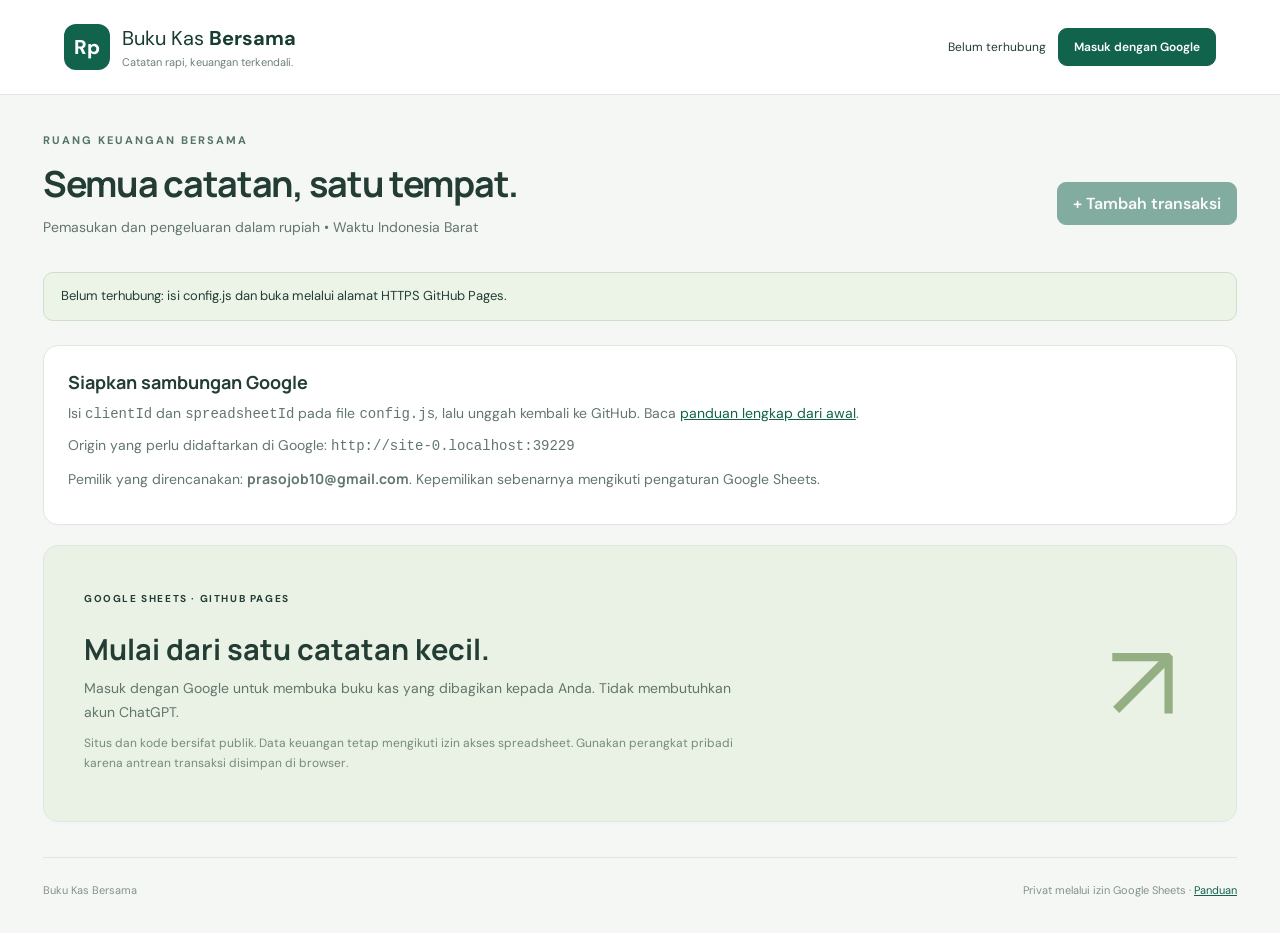
<file: index.html>
<!doctype html>
<html lang="id"><head><meta charset="utf-8"><meta name="viewport" content="width=device-width,initial-scale=1"><meta name="theme-color" content="#12634c"><meta name="referrer" content="strict-origin-when-cross-origin"><title>Buku Kas Bersama</title><link rel="stylesheet" href="style.css"><script src="config.js" defer></script><script src="core.js" defer></script><script src="sheets.js" defer></script><script src="app.js" defer></script><script src="https://accounts.google.com/gsi/client" async defer></script></head>
<body><header><a class="brand" href="./"><span class="logo">Rp</span><span>Buku Kas <b>Bersama</b><small>Catatan rapi, keuangan terkendali.</small></span></a><div class="header-actions"><span id="account">Belum terhubung</span><button id="login" class="primary">Masuk dengan Google</button><button id="logout" hidden>Keluar</button></div></header>
<main><div class="eyebrow">RUANG KEUANGAN BERSAMA</div><div class="heading"><div><h1>Semua catatan, satu tempat.</h1><p>Pemasukan dan pengeluaran dalam rupiah • Waktu Indonesia Barat</p></div><button id="add" class="primary" disabled>+ Tambah transaksi</button></div>
<div id="status" class="notice" role="status" aria-live="polite">Memeriksa pengaturan…</div>
<section id="setup" class="panel" hidden><h2>Siapkan sambungan Google</h2><p>Isi <code>clientId</code> dan <code>spreadsheetId</code> pada file <code>config.js</code>, lalu unggah kembali ke GitHub. Baca <a href="PANDUAN.html">panduan lengkap dari awal</a>.</p><p>Origin yang perlu didaftarkan di Google: <code id="origin"></code></p><p>Pemilik yang direncanakan: <strong id="owner"></strong>. Kepemilikan sebenarnya mengikuti pengaturan Google Sheets.</p></section>
<section id="welcome" class="panel welcome"><div><span class="tag">GOOGLE SHEETS · GITHUB PAGES</span><h2>Mulai dari satu catatan kecil.</h2><p>Masuk dengan Google untuk membuka buku kas yang dibagikan kepada Anda. Tidak membutuhkan akun ChatGPT.</p><p class="muted">Situs dan kode bersifat publik. Data keuangan tetap mengikuti izin akses spreadsheet. Gunakan perangkat pribadi karena antrean transaksi disimpan di browser.</p></div><div class="welcome-icon" aria-hidden="true">↗</div></section>
<section id="workspace" hidden>
<button id="upgrade" class="primary" hidden>Perbarui struktur spreadsheet</button><div class="period-bar"><p id="periodLabel"></p><button id="resetWeb" class="danger" hidden>Reset web ke Rp0</button></div>
<div class="toolbar"><label>Bulan laporan<input id="month" type="month"></label><div class="buttons"><button id="refresh">↻ Perbarui & kirim antrean</button><a id="sheet" class="button" target="_blank" rel="noopener">Buka spreadsheet ↗</a><button id="export">Unduh CSV</button></div></div>
<div class="stats"><article class="balance"><span>Saldo akhir bulan</span><strong id="balance">Rp0</strong><small id="opening">Saldo awal Rp0</small></article><article><span>↗ Pemasukan bulan ini</span><strong id="income" class="green">Rp0</strong><small>Total semua kategori</small></article><article><span>↘ Pengeluaran bulan ini</span><strong id="expense" class="red">Rp0</strong><small>Total semua kategori</small></article></div>
<section id="queuePanel" class="panel" hidden><h2>Menunggu pengiriman <span id="queueCount"></span></h2><p>Antrean ini hanya berada di browser dan akun ini. Jangan hapus data browser sebelum terkirim. Jumlah di atas hanya menghitung transaksi yang diterima spreadsheet.</p><div id="queue"></div></section>
<section class="panel"><div class="section-head"><div><h2>Riwayat transaksi</h2><p id="count">Belum ada transaksi</p></div><div class="filters"><label class="sr-only" for="search">Cari transaksi</label><input id="search" type="search" placeholder="Cari kategori atau catatan…"><label class="sr-only" for="typeFilter">Jenis transaksi</label><select id="typeFilter"><option value="all">Semua jenis</option><option value="income">Pemasukan</option><option value="expense">Pengeluaran</option></select></div></div><div class="table-wrap"><table><thead><tr><th>Tanggal</th><th>Transaksi</th><th>Pencatat</th><th class="number">Nominal</th><th>Aksi</th></tr></thead><tbody id="rows"></tbody></table></div><div id="empty" class="empty" hidden>Belum ada transaksi periode aktif untuk filter ini.<br>Tambahkan pemasukan atau pengeluaran pertama Anda.</div></section>
<details class="panel"><summary>Tentang akses, penyimpanan, dan anggota</summary><p>Untuk menambah anggota: buka spreadsheet → Bagikan → masukkan Gmail anggota → pilih Editor. Selama aplikasi berstatus Testing, tambahkan Gmail yang sama di Google Auth Platform → Audience → Test users.</p><p>Aplikasi memakai izin Google Sheets untuk membaca dan menulis spreadsheet yang dikonfigurasi. Izin OAuth Sheets mencakup spreadsheet yang dapat diakses akun Anda; aplikasi ini hanya mengirim permintaan ke ID dalam config.js. Token akses hanya disimpan di memori selama halaman terbuka.</p><p>Tab “Buku Kas” berisi transaksi yang belum dihapus, termasuk periode lama yang diarsipkan setelah reset. Hapus lewat web juga menghapus baris transaksi dari tabel ini setelah sinkronisasi berhasil. Reset web hanya memulai periode baru untuk semua anggota; arsip di spreadsheet tetap ada. Riwayat teknis dan cadangan berada pada tab tersembunyi terpisah. Jangan mengedit tabel/riwayat secara manual; gunakan web untuk perubahan. Cache dan antrean disimpan pada perangkat ini per akun dan spreadsheet.</p><button id="clearLocal">Hapus salinan lokal akun ini</button> <a href="PANDUAN.html" target="_blank" rel="noopener">Panduan lengkap</a></details>
</section>
<footer><span>Buku Kas Bersama</span><span>Privat melalui izin Google Sheets · <a href="PANDUAN.html">Panduan</a></span></footer></main>
<dialog id="editor"><form id="form"><div class="section-head"><h2 id="formTitle">Tambah transaksi</h2><button type="button" id="close" aria-label="Tutup">✕</button></div><input id="editId" type="hidden"><input id="editVersion" type="hidden"><input id="editPeriod" type="hidden"><div class="form-grid"><label>Tanggal<input id="date" type="date" required></label><label>Jenis<select id="type"><option value="expense">Pengeluaran</option><option value="income">Pemasukan</option></select></label></div><label>Nominal rupiah<input id="amount" type="number" min="1" max="1000000000000" step="1" inputmode="numeric" placeholder="Contoh: 25000" required></label><label>Kategori<input id="category" list="categories" maxlength="60" required placeholder="Contoh: Makanan"><datalist id="categories"><option value="Gaji"><option value="Penjualan"><option value="Freelance"><option value="Makanan"><option value="Belanja"><option value="Transportasi"><option value="Tagihan"><option value="Kesehatan"><option value="Pendidikan"><option value="Operasional"><option value="Lainnya"></datalist></label><label>Catatan<textarea id="note" maxlength="300" rows="3" placeholder="Keterangan transaksi (opsional)"></textarea></label><p id="formError" class="red" role="alert"></p><button type="submit" class="primary wide">Simpan transaksi</button><p class="muted">Jika belum terkirim, transaksi masuk antrean lokal. Setelah koneksi pulih, tekan Perbarui & kirim antrean.</p></form></dialog>
</body></html>
</file>
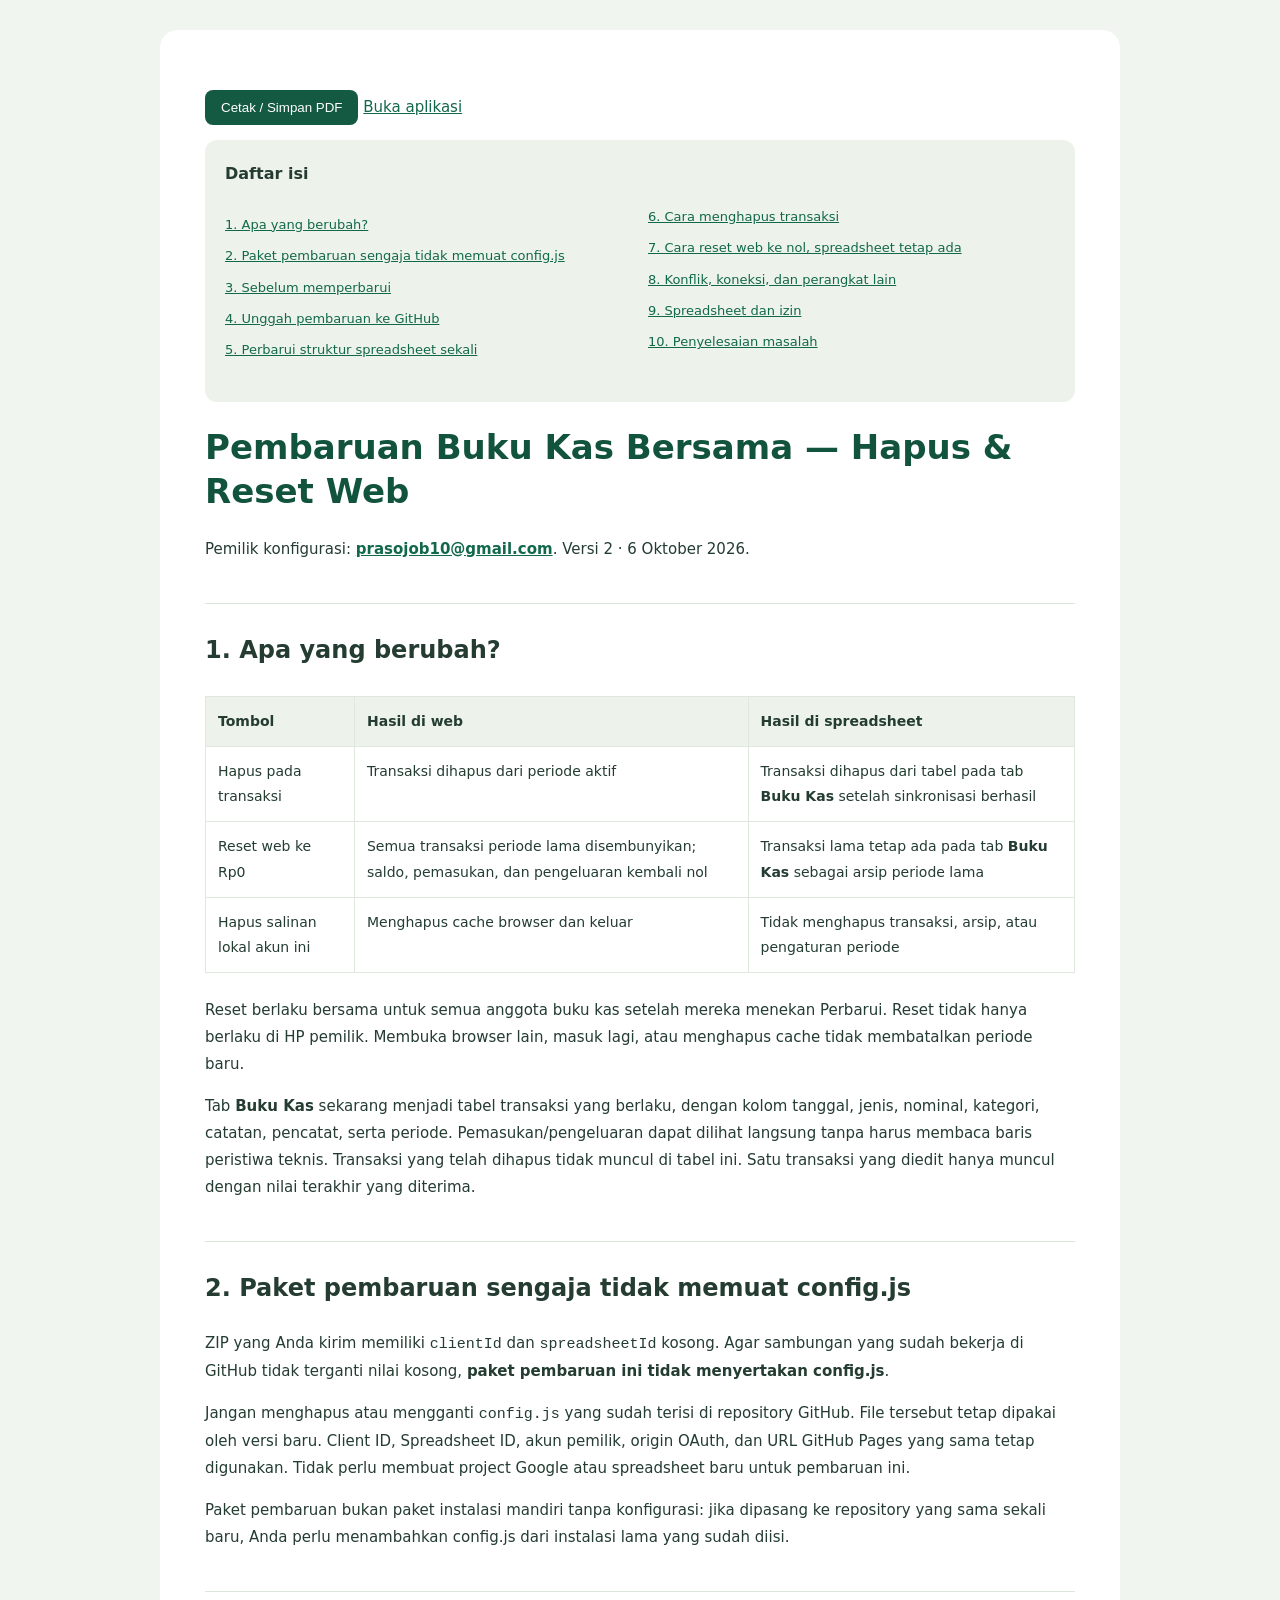
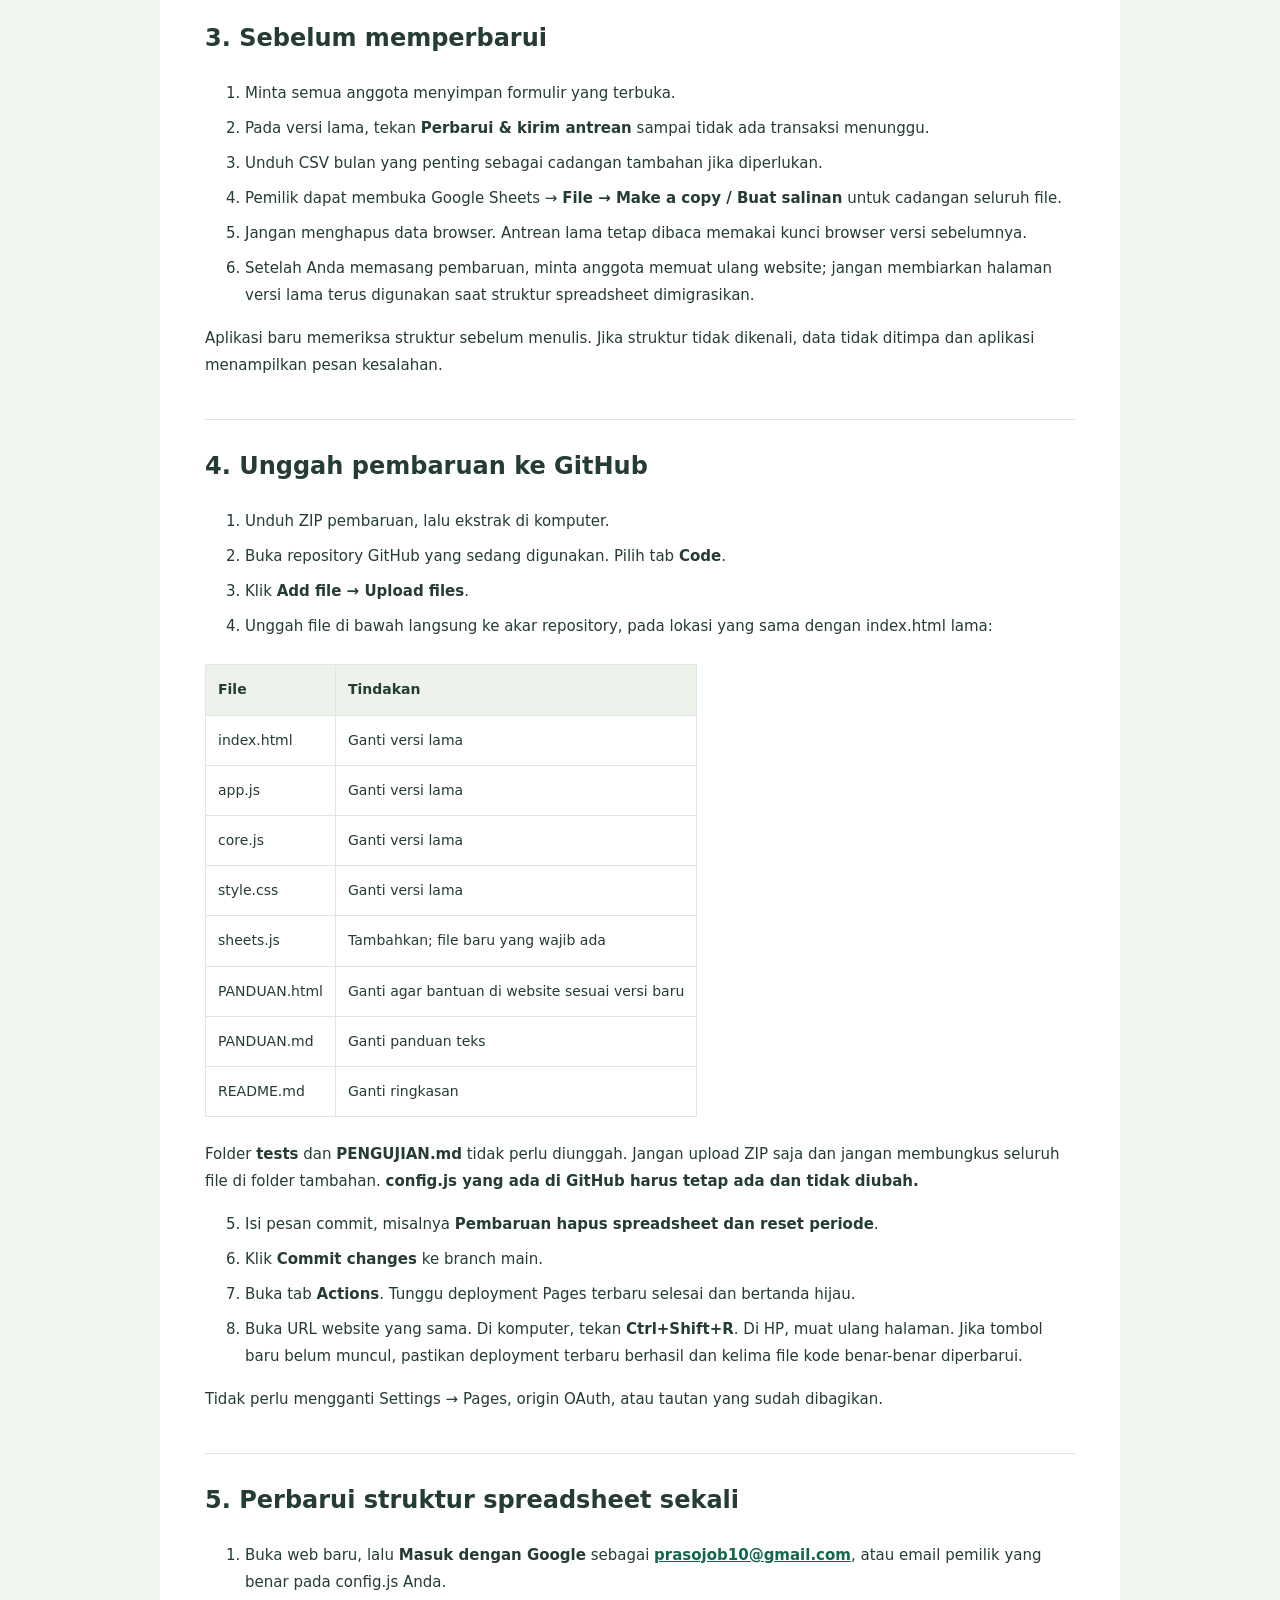
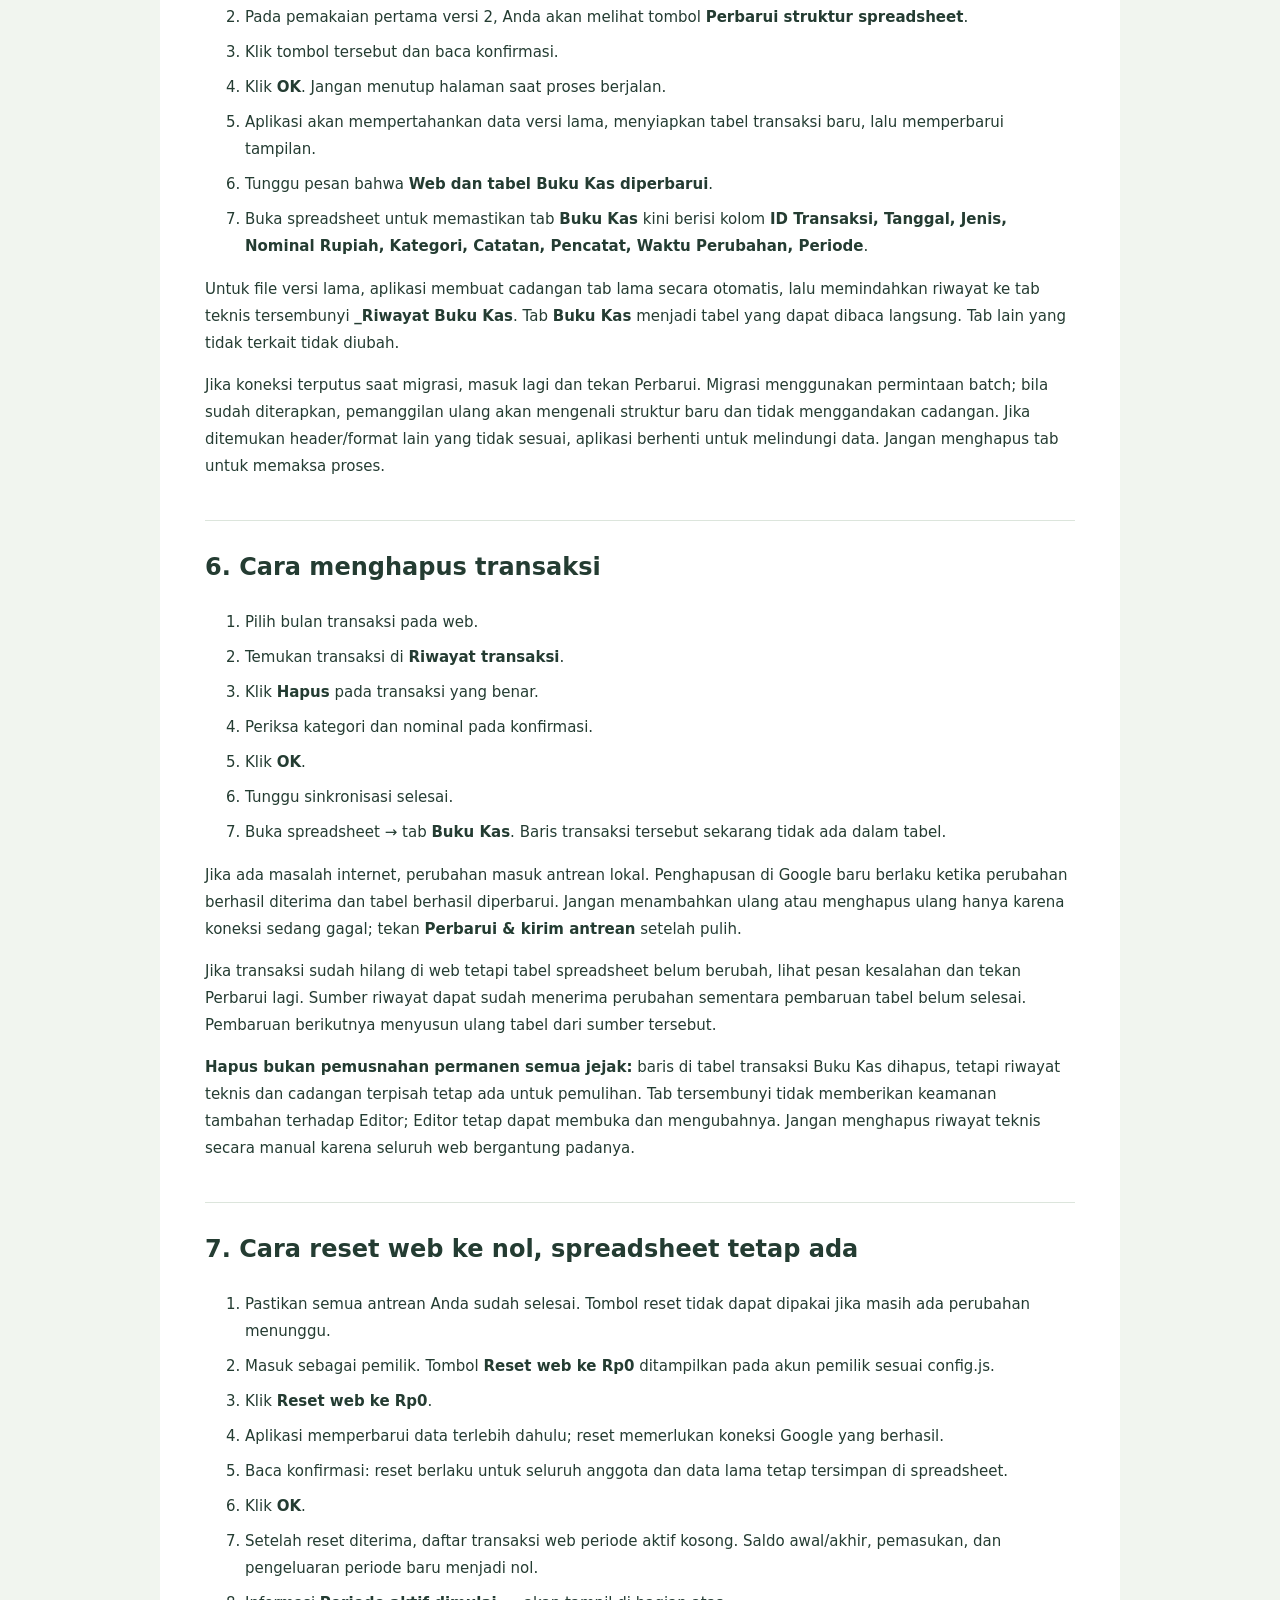
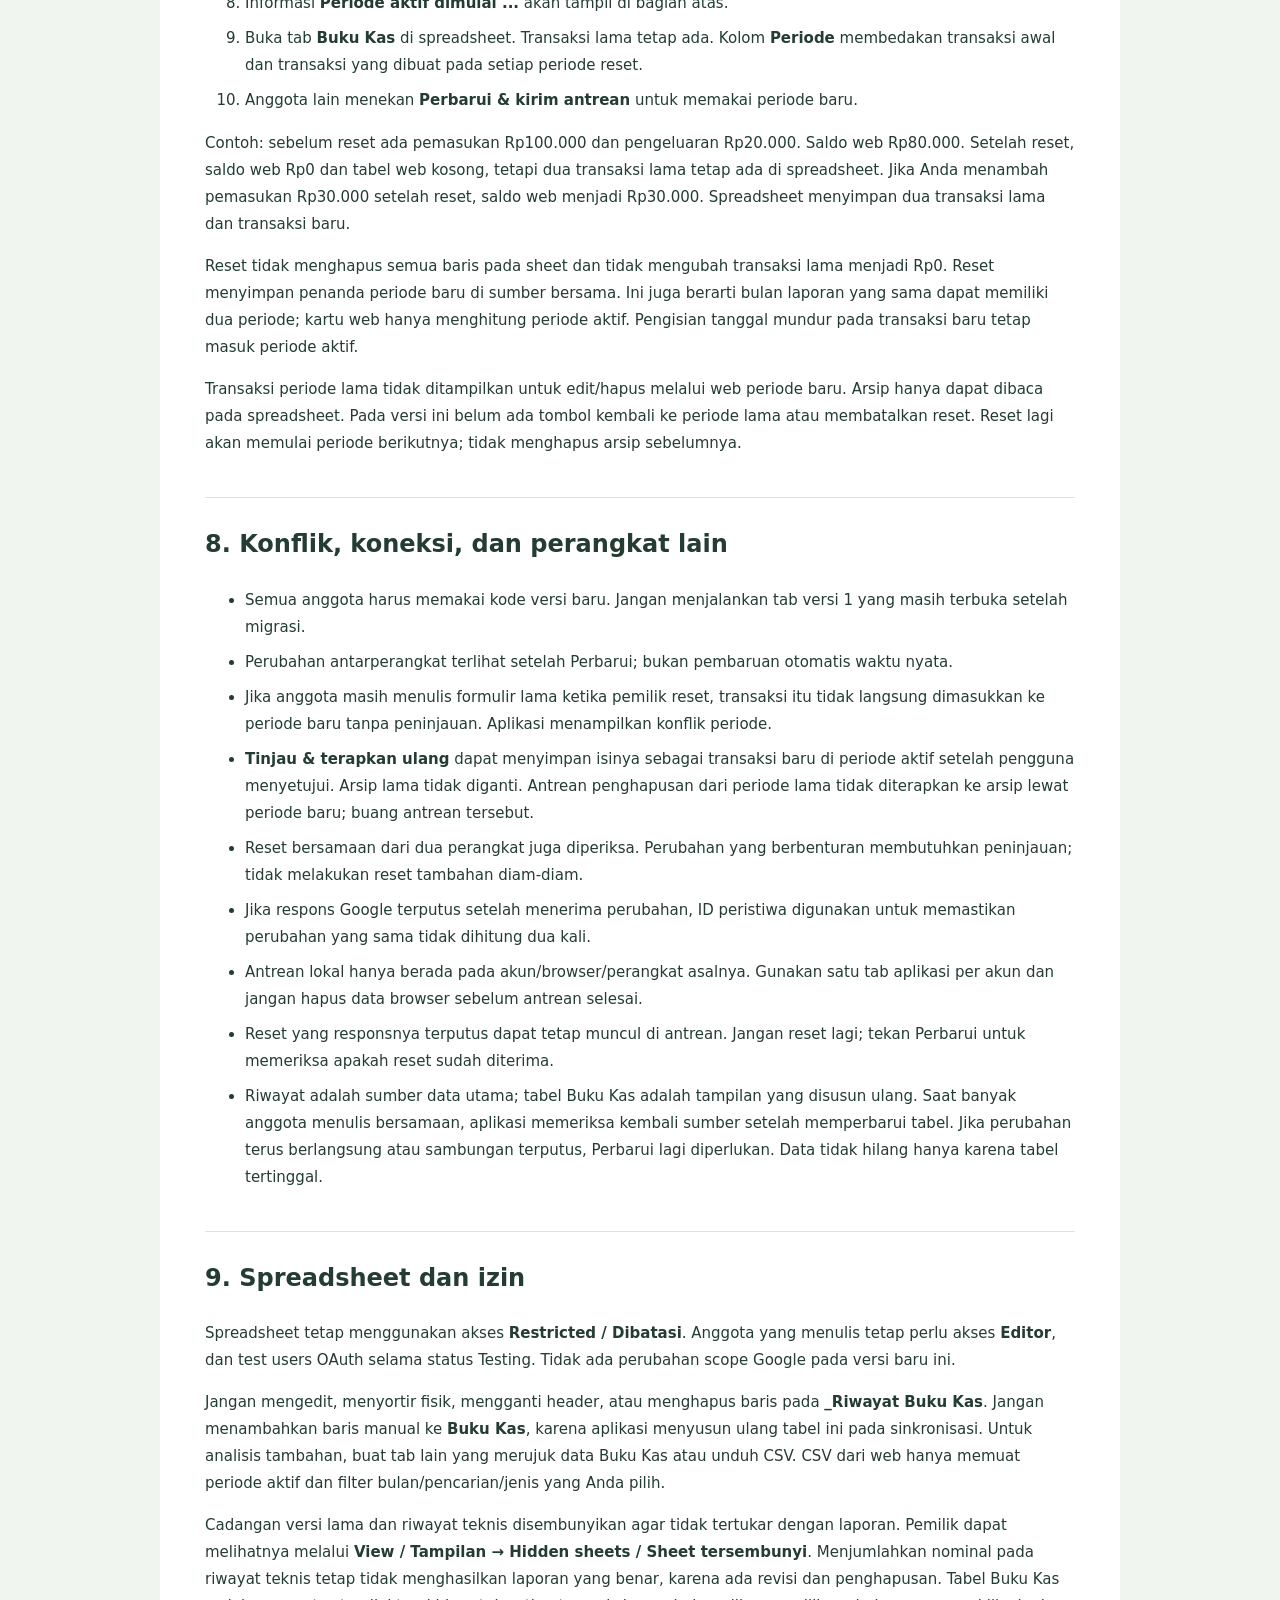
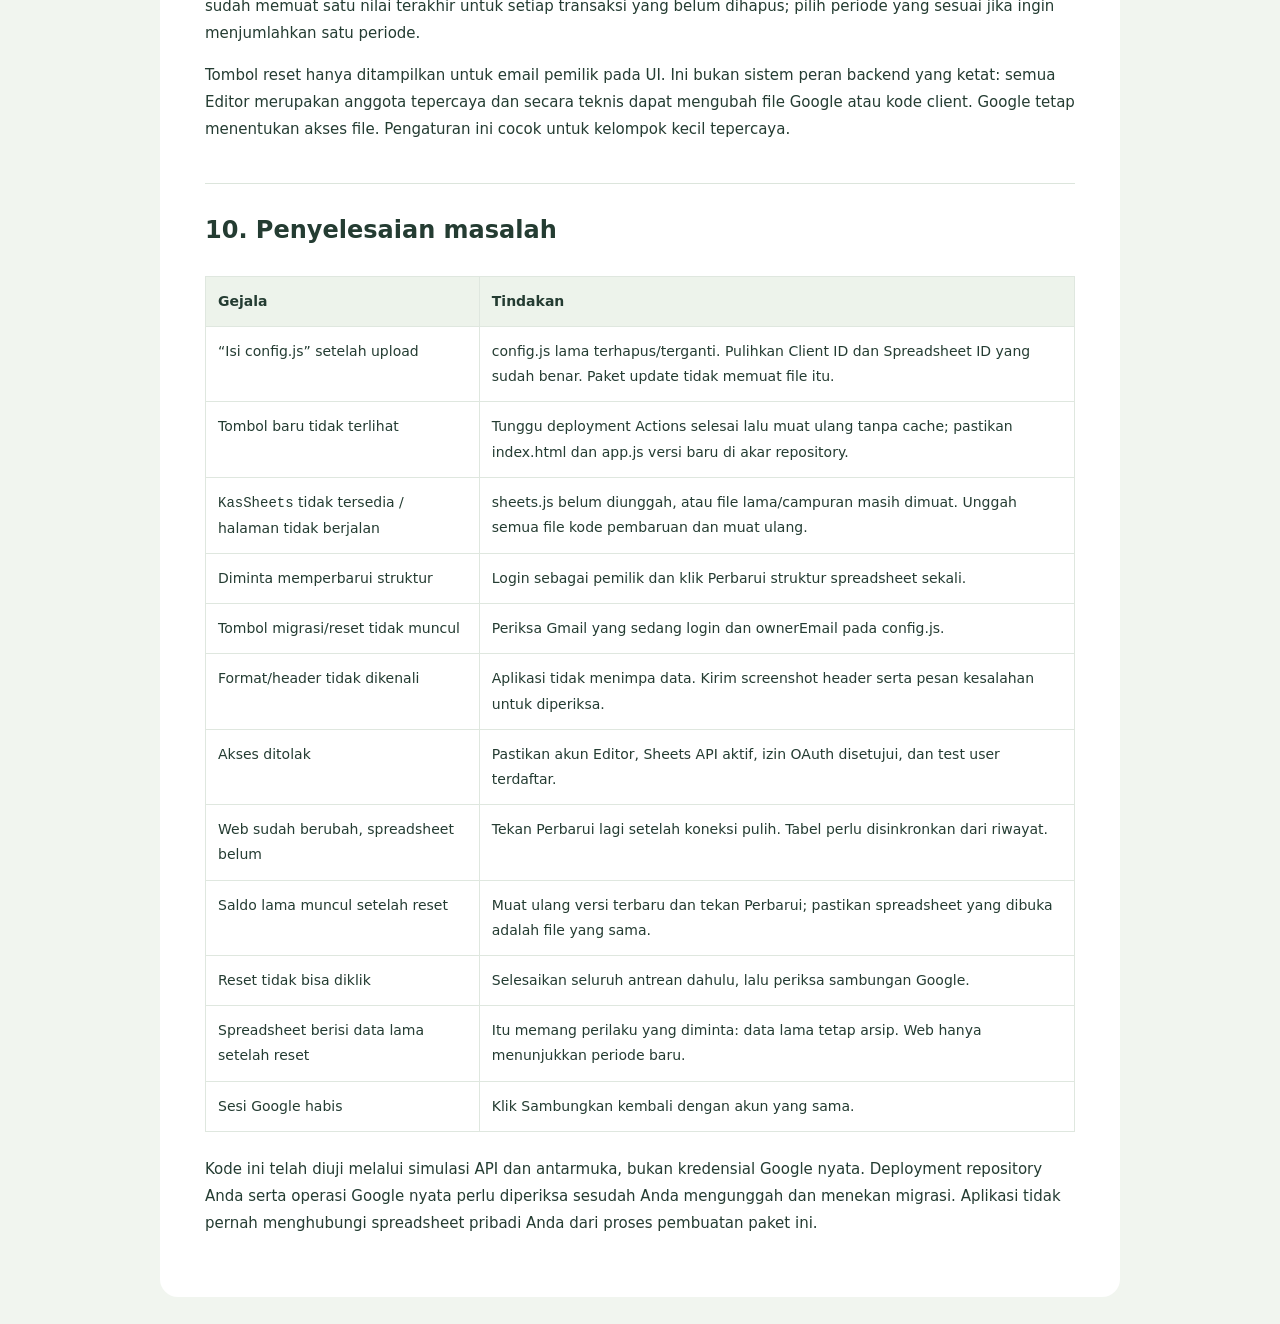
<file: PANDUAN.html>
<!doctype html><html lang="id"><head><meta charset="utf-8"><meta name="viewport" content="width=device-width,initial-scale=1"><title>Panduan Pembaruan Buku Kas v2</title><style>*{box-sizing:border-box}body{font-family:system-ui,sans-serif;background:#f1f5ef;color:#243c32;margin:0;line-height:1.8}main{max-width:960px;margin:30px auto;background:white;padding:45px;border-radius:18px}h1{font-size:34px;line-height:1.3;color:#12533d}h2{font-size:24px;border-top:1px solid #dce5dc;margin-top:40px;padding-top:25px}a{color:#12684b}p,li{font-size:15px}li{margin:8px 0}pre{padding:18px;background:#edf3ec;white-space:pre-wrap;border-radius:10px;font-size:13px}code{overflow-wrap:anywhere}table{display:block;overflow:auto;border-collapse:collapse;width:100%;margin:24px 0;font-size:14px}td,th{padding:12px;border:1px solid #dfe7df;vertical-align:top;text-align:left}th,nav{background:#edf3eb}nav{padding:20px;border-radius:12px}nav ol{columns:2;list-style:none;padding:0}nav li{font-size:13px;break-inside:avoid}button{padding:10px 16px;color:white;background:#145a42;border:0;border-radius:8px;cursor:pointer}@media(max-width:700px){main{margin:0;padding:24px;border-radius:0}h1{font-size:28px}nav ol{columns:1}}@media print{body{background:white}main{margin:0;max-width:none;padding:0}button,nav{display:none}h2{break-after:avoid}}</style></head><body><main><p><button onclick="window.print()">Cetak / Simpan PDF</button> <a href="index.html">Buka aplikasi</a></p><nav><strong>Daftar isi</strong><ol><li><a href="#bagian-1">1. Apa yang berubah?</a></li><li><a href="#bagian-2">2. Paket pembaruan sengaja tidak memuat config.js</a></li><li><a href="#bagian-3">3. Sebelum memperbarui</a></li><li><a href="#bagian-4">4. Unggah pembaruan ke GitHub</a></li><li><a href="#bagian-5">5. Perbarui struktur spreadsheet sekali</a></li><li><a href="#bagian-6">6. Cara menghapus transaksi</a></li><li><a href="#bagian-7">7. Cara reset web ke nol, spreadsheet tetap ada</a></li><li><a href="#bagian-8">8. Konflik, koneksi, dan perangkat lain</a></li><li><a href="#bagian-9">9. Spreadsheet dan izin</a></li><li><a href="#bagian-10">10. Penyelesaian masalah</a></li></ol></nav><h1>Pembaruan Buku Kas Bersama — Hapus &amp; Reset Web</h1>
<p>Pemilik konfigurasi: <strong><a href="mailto:prasojob10@gmail.com">prasojob10@gmail.com</a></strong>. Versi 2 · 6 Oktober 2026.</p>
<h2 id="bagian-1">1. Apa yang berubah?</h2>
<table>
<thead>
<tr>
<th>Tombol</th>
<th>Hasil di web</th>
<th>Hasil di spreadsheet</th>
</tr>
</thead>
<tbody><tr>
<td>Hapus pada transaksi</td>
<td>Transaksi dihapus dari periode aktif</td>
<td>Transaksi dihapus dari tabel pada tab <strong>Buku Kas</strong> setelah sinkronisasi berhasil</td>
</tr>
<tr>
<td>Reset web ke Rp0</td>
<td>Semua transaksi periode lama disembunyikan; saldo, pemasukan, dan pengeluaran kembali nol</td>
<td>Transaksi lama tetap ada pada tab <strong>Buku Kas</strong> sebagai arsip periode lama</td>
</tr>
<tr>
<td>Hapus salinan lokal akun ini</td>
<td>Menghapus cache browser dan keluar</td>
<td>Tidak menghapus transaksi, arsip, atau pengaturan periode</td>
</tr>
</tbody></table>
<p>Reset berlaku bersama untuk semua anggota buku kas setelah mereka menekan Perbarui. Reset tidak hanya berlaku di HP pemilik. Membuka browser lain, masuk lagi, atau menghapus cache tidak membatalkan periode baru.</p>
<p>Tab <strong>Buku Kas</strong> sekarang menjadi tabel transaksi yang berlaku, dengan kolom tanggal, jenis, nominal, kategori, catatan, pencatat, serta periode. Pemasukan/pengeluaran dapat dilihat langsung tanpa harus membaca baris peristiwa teknis. Transaksi yang telah dihapus tidak muncul di tabel ini. Satu transaksi yang diedit hanya muncul dengan nilai terakhir yang diterima.</p>
<h2 id="bagian-2">2. Paket pembaruan sengaja tidak memuat config.js</h2>
<p>ZIP yang Anda kirim memiliki <code>clientId</code> dan <code>spreadsheetId</code> kosong. Agar sambungan yang sudah bekerja di GitHub tidak terganti nilai kosong, <strong>paket pembaruan ini tidak menyertakan config.js</strong>.</p>
<p>Jangan menghapus atau mengganti <code>config.js</code> yang sudah terisi di repository GitHub. File tersebut tetap dipakai oleh versi baru. Client ID, Spreadsheet ID, akun pemilik, origin OAuth, dan URL GitHub Pages yang sama tetap digunakan. Tidak perlu membuat project Google atau spreadsheet baru untuk pembaruan ini.</p>
<p>Paket pembaruan bukan paket instalasi mandiri tanpa konfigurasi: jika dipasang ke repository yang sama sekali baru, Anda perlu menambahkan config.js dari instalasi lama yang sudah diisi.</p>
<h2 id="bagian-3">3. Sebelum memperbarui</h2>
<ol>
<li>Minta semua anggota menyimpan formulir yang terbuka.</li>
<li>Pada versi lama, tekan <strong>Perbarui &amp; kirim antrean</strong> sampai tidak ada transaksi menunggu.</li>
<li>Unduh CSV bulan yang penting sebagai cadangan tambahan jika diperlukan.</li>
<li>Pemilik dapat membuka Google Sheets → <strong>File → Make a copy / Buat salinan</strong> untuk cadangan seluruh file.</li>
<li>Jangan menghapus data browser. Antrean lama tetap dibaca memakai kunci browser versi sebelumnya.</li>
<li>Setelah Anda memasang pembaruan, minta anggota memuat ulang website; jangan membiarkan halaman versi lama terus digunakan saat struktur spreadsheet dimigrasikan.</li>
</ol>
<p>Aplikasi baru memeriksa struktur sebelum menulis. Jika struktur tidak dikenali, data tidak ditimpa dan aplikasi menampilkan pesan kesalahan.</p>
<h2 id="bagian-4">4. Unggah pembaruan ke GitHub</h2>
<ol>
<li>Unduh ZIP pembaruan, lalu ekstrak di komputer.</li>
<li>Buka repository GitHub yang sedang digunakan. Pilih tab <strong>Code</strong>.</li>
<li>Klik <strong>Add file → Upload files</strong>.</li>
<li>Unggah file di bawah langsung ke akar repository, pada lokasi yang sama dengan index.html lama:</li>
</ol>
<table>
<thead>
<tr>
<th>File</th>
<th>Tindakan</th>
</tr>
</thead>
<tbody><tr>
<td>index.html</td>
<td>Ganti versi lama</td>
</tr>
<tr>
<td>app.js</td>
<td>Ganti versi lama</td>
</tr>
<tr>
<td>core.js</td>
<td>Ganti versi lama</td>
</tr>
<tr>
<td>style.css</td>
<td>Ganti versi lama</td>
</tr>
<tr>
<td>sheets.js</td>
<td>Tambahkan; file baru yang wajib ada</td>
</tr>
<tr>
<td>PANDUAN.html</td>
<td>Ganti agar bantuan di website sesuai versi baru</td>
</tr>
<tr>
<td>PANDUAN.md</td>
<td>Ganti panduan teks</td>
</tr>
<tr>
<td>README.md</td>
<td>Ganti ringkasan</td>
</tr>
</tbody></table>
<p>Folder <strong>tests</strong> dan <strong>PENGUJIAN.md</strong> tidak perlu diunggah. Jangan upload ZIP saja dan jangan membungkus seluruh file di folder tambahan. <strong>config.js yang ada di GitHub harus tetap ada dan tidak diubah.</strong></p>
<ol start="5">
<li>Isi pesan commit, misalnya <strong>Pembaruan hapus spreadsheet dan reset periode</strong>.</li>
<li>Klik <strong>Commit changes</strong> ke branch main.</li>
<li>Buka tab <strong>Actions</strong>. Tunggu deployment Pages terbaru selesai dan bertanda hijau.</li>
<li>Buka URL website yang sama. Di komputer, tekan <strong>Ctrl+Shift+R</strong>. Di HP, muat ulang halaman. Jika tombol baru belum muncul, pastikan deployment terbaru berhasil dan kelima file kode benar-benar diperbarui.</li>
</ol>
<p>Tidak perlu mengganti Settings → Pages, origin OAuth, atau tautan yang sudah dibagikan.</p>
<h2 id="bagian-5">5. Perbarui struktur spreadsheet sekali</h2>
<ol>
<li>Buka web baru, lalu <strong>Masuk dengan Google</strong> sebagai <strong><a href="mailto:prasojob10@gmail.com">prasojob10@gmail.com</a></strong>, atau email pemilik yang benar pada config.js Anda.</li>
<li>Pada pemakaian pertama versi 2, Anda akan melihat tombol <strong>Perbarui struktur spreadsheet</strong>.</li>
<li>Klik tombol tersebut dan baca konfirmasi.</li>
<li>Klik <strong>OK</strong>. Jangan menutup halaman saat proses berjalan.</li>
<li>Aplikasi akan mempertahankan data versi lama, menyiapkan tabel transaksi baru, lalu memperbarui tampilan.</li>
<li>Tunggu pesan bahwa <strong>Web dan tabel Buku Kas diperbarui</strong>.</li>
<li>Buka spreadsheet untuk memastikan tab <strong>Buku Kas</strong> kini berisi kolom <strong>ID Transaksi, Tanggal, Jenis, Nominal Rupiah, Kategori, Catatan, Pencatat, Waktu Perubahan, Periode</strong>.</li>
</ol>
<p>Untuk file versi lama, aplikasi membuat cadangan tab lama secara otomatis, lalu memindahkan riwayat ke tab teknis tersembunyi <strong>_Riwayat Buku Kas</strong>. Tab <strong>Buku Kas</strong> menjadi tabel yang dapat dibaca langsung. Tab lain yang tidak terkait tidak diubah.</p>
<p>Jika koneksi terputus saat migrasi, masuk lagi dan tekan Perbarui. Migrasi menggunakan permintaan batch; bila sudah diterapkan, pemanggilan ulang akan mengenali struktur baru dan tidak menggandakan cadangan. Jika ditemukan header/format lain yang tidak sesuai, aplikasi berhenti untuk melindungi data. Jangan menghapus tab untuk memaksa proses.</p>
<h2 id="bagian-6">6. Cara menghapus transaksi</h2>
<ol>
<li>Pilih bulan transaksi pada web.</li>
<li>Temukan transaksi di <strong>Riwayat transaksi</strong>.</li>
<li>Klik <strong>Hapus</strong> pada transaksi yang benar.</li>
<li>Periksa kategori dan nominal pada konfirmasi.</li>
<li>Klik <strong>OK</strong>.</li>
<li>Tunggu sinkronisasi selesai.</li>
<li>Buka spreadsheet → tab <strong>Buku Kas</strong>. Baris transaksi tersebut sekarang tidak ada dalam tabel.</li>
</ol>
<p>Jika ada masalah internet, perubahan masuk antrean lokal. Penghapusan di Google baru berlaku ketika perubahan berhasil diterima dan tabel berhasil diperbarui. Jangan menambahkan ulang atau menghapus ulang hanya karena koneksi sedang gagal; tekan <strong>Perbarui &amp; kirim antrean</strong> setelah pulih.</p>
<p>Jika transaksi sudah hilang di web tetapi tabel spreadsheet belum berubah, lihat pesan kesalahan dan tekan Perbarui lagi. Sumber riwayat dapat sudah menerima perubahan sementara pembaruan tabel belum selesai. Pembaruan berikutnya menyusun ulang tabel dari sumber tersebut.</p>
<p><strong>Hapus bukan pemusnahan permanen semua jejak:</strong> baris di tabel transaksi Buku Kas dihapus, tetapi riwayat teknis dan cadangan terpisah tetap ada untuk pemulihan. Tab tersembunyi tidak memberikan keamanan tambahan terhadap Editor; Editor tetap dapat membuka dan mengubahnya. Jangan menghapus riwayat teknis secara manual karena seluruh web bergantung padanya.</p>
<h2 id="bagian-7">7. Cara reset web ke nol, spreadsheet tetap ada</h2>
<ol>
<li>Pastikan semua antrean Anda sudah selesai. Tombol reset tidak dapat dipakai jika masih ada perubahan menunggu.</li>
<li>Masuk sebagai pemilik. Tombol <strong>Reset web ke Rp0</strong> ditampilkan pada akun pemilik sesuai config.js.</li>
<li>Klik <strong>Reset web ke Rp0</strong>.</li>
<li>Aplikasi memperbarui data terlebih dahulu; reset memerlukan koneksi Google yang berhasil.</li>
<li>Baca konfirmasi: reset berlaku untuk seluruh anggota dan data lama tetap tersimpan di spreadsheet.</li>
<li>Klik <strong>OK</strong>.</li>
<li>Setelah reset diterima, daftar transaksi web periode aktif kosong. Saldo awal/akhir, pemasukan, dan pengeluaran periode baru menjadi nol.</li>
<li>Informasi <strong>Periode aktif dimulai ...</strong> akan tampil di bagian atas.</li>
<li>Buka tab <strong>Buku Kas</strong> di spreadsheet. Transaksi lama tetap ada. Kolom <strong>Periode</strong> membedakan transaksi awal dan transaksi yang dibuat pada setiap periode reset.</li>
<li>Anggota lain menekan <strong>Perbarui &amp; kirim antrean</strong> untuk memakai periode baru.</li>
</ol>
<p>Contoh: sebelum reset ada pemasukan Rp100.000 dan pengeluaran Rp20.000. Saldo web Rp80.000. Setelah reset, saldo web Rp0 dan tabel web kosong, tetapi dua transaksi lama tetap ada di spreadsheet. Jika Anda menambah pemasukan Rp30.000 setelah reset, saldo web menjadi Rp30.000. Spreadsheet menyimpan dua transaksi lama dan transaksi baru.</p>
<p>Reset tidak menghapus semua baris pada sheet dan tidak mengubah transaksi lama menjadi Rp0. Reset menyimpan penanda periode baru di sumber bersama. Ini juga berarti bulan laporan yang sama dapat memiliki dua periode; kartu web hanya menghitung periode aktif. Pengisian tanggal mundur pada transaksi baru tetap masuk periode aktif.</p>
<p>Transaksi periode lama tidak ditampilkan untuk edit/hapus melalui web periode baru. Arsip hanya dapat dibaca pada spreadsheet. Pada versi ini belum ada tombol kembali ke periode lama atau membatalkan reset. Reset lagi akan memulai periode berikutnya; tidak menghapus arsip sebelumnya.</p>
<h2 id="bagian-8">8. Konflik, koneksi, dan perangkat lain</h2>
<ul>
<li>Semua anggota harus memakai kode versi baru. Jangan menjalankan tab versi 1 yang masih terbuka setelah migrasi.</li>
<li>Perubahan antarperangkat terlihat setelah Perbarui; bukan pembaruan otomatis waktu nyata.</li>
<li>Jika anggota masih menulis formulir lama ketika pemilik reset, transaksi itu tidak langsung dimasukkan ke periode baru tanpa peninjauan. Aplikasi menampilkan konflik periode.</li>
<li><strong>Tinjau &amp; terapkan ulang</strong> dapat menyimpan isinya sebagai transaksi baru di periode aktif setelah pengguna menyetujui. Arsip lama tidak diganti. Antrean penghapusan dari periode lama tidak diterapkan ke arsip lewat periode baru; buang antrean tersebut.</li>
<li>Reset bersamaan dari dua perangkat juga diperiksa. Perubahan yang berbenturan membutuhkan peninjauan; tidak melakukan reset tambahan diam-diam.</li>
<li>Jika respons Google terputus setelah menerima perubahan, ID peristiwa digunakan untuk memastikan perubahan yang sama tidak dihitung dua kali.</li>
<li>Antrean lokal hanya berada pada akun/browser/perangkat asalnya. Gunakan satu tab aplikasi per akun dan jangan hapus data browser sebelum antrean selesai.</li>
<li>Reset yang responsnya terputus dapat tetap muncul di antrean. Jangan reset lagi; tekan Perbarui untuk memeriksa apakah reset sudah diterima.</li>
<li>Riwayat adalah sumber data utama; tabel Buku Kas adalah tampilan yang disusun ulang. Saat banyak anggota menulis bersamaan, aplikasi memeriksa kembali sumber setelah memperbarui tabel. Jika perubahan terus berlangsung atau sambungan terputus, Perbarui lagi diperlukan. Data tidak hilang hanya karena tabel tertinggal.</li>
</ul>
<h2 id="bagian-9">9. Spreadsheet dan izin</h2>
<p>Spreadsheet tetap menggunakan akses <strong>Restricted / Dibatasi</strong>. Anggota yang menulis tetap perlu akses <strong>Editor</strong>, dan test users OAuth selama status Testing. Tidak ada perubahan scope Google pada versi baru ini.</p>
<p>Jangan mengedit, menyortir fisik, mengganti header, atau menghapus baris pada <strong>_Riwayat Buku Kas</strong>. Jangan menambahkan baris manual ke <strong>Buku Kas</strong>, karena aplikasi menyusun ulang tabel ini pada sinkronisasi. Untuk analisis tambahan, buat tab lain yang merujuk data Buku Kas atau unduh CSV. CSV dari web hanya memuat periode aktif dan filter bulan/pencarian/jenis yang Anda pilih.</p>
<p>Cadangan versi lama dan riwayat teknis disembunyikan agar tidak tertukar dengan laporan. Pemilik dapat melihatnya melalui <strong>View / Tampilan → Hidden sheets / Sheet tersembunyi</strong>. Menjumlahkan nominal pada riwayat teknis tetap tidak menghasilkan laporan yang benar, karena ada revisi dan penghapusan. Tabel Buku Kas sudah memuat satu nilai terakhir untuk setiap transaksi yang belum dihapus; pilih periode yang sesuai jika ingin menjumlahkan satu periode.</p>
<p>Tombol reset hanya ditampilkan untuk email pemilik pada UI. Ini bukan sistem peran backend yang ketat: semua Editor merupakan anggota tepercaya dan secara teknis dapat mengubah file Google atau kode client. Google tetap menentukan akses file. Pengaturan ini cocok untuk kelompok kecil tepercaya.</p>
<h2 id="bagian-10">10. Penyelesaian masalah</h2>
<table>
<thead>
<tr>
<th>Gejala</th>
<th>Tindakan</th>
</tr>
</thead>
<tbody><tr>
<td>“Isi config.js” setelah upload</td>
<td>config.js lama terhapus/terganti. Pulihkan Client ID dan Spreadsheet ID yang sudah benar. Paket update tidak memuat file itu.</td>
</tr>
<tr>
<td>Tombol baru tidak terlihat</td>
<td>Tunggu deployment Actions selesai lalu muat ulang tanpa cache; pastikan index.html dan app.js versi baru di akar repository.</td>
</tr>
<tr>
<td><code>KasSheets</code> tidak tersedia / halaman tidak berjalan</td>
<td>sheets.js belum diunggah, atau file lama/campuran masih dimuat. Unggah semua file kode pembaruan dan muat ulang.</td>
</tr>
<tr>
<td>Diminta memperbarui struktur</td>
<td>Login sebagai pemilik dan klik Perbarui struktur spreadsheet sekali.</td>
</tr>
<tr>
<td>Tombol migrasi/reset tidak muncul</td>
<td>Periksa Gmail yang sedang login dan ownerEmail pada config.js.</td>
</tr>
<tr>
<td>Format/header tidak dikenali</td>
<td>Aplikasi tidak menimpa data. Kirim screenshot header serta pesan kesalahan untuk diperiksa.</td>
</tr>
<tr>
<td>Akses ditolak</td>
<td>Pastikan akun Editor, Sheets API aktif, izin OAuth disetujui, dan test user terdaftar.</td>
</tr>
<tr>
<td>Web sudah berubah, spreadsheet belum</td>
<td>Tekan Perbarui lagi setelah koneksi pulih. Tabel perlu disinkronkan dari riwayat.</td>
</tr>
<tr>
<td>Saldo lama muncul setelah reset</td>
<td>Muat ulang versi terbaru dan tekan Perbarui; pastikan spreadsheet yang dibuka adalah file yang sama.</td>
</tr>
<tr>
<td>Reset tidak bisa diklik</td>
<td>Selesaikan seluruh antrean dahulu, lalu periksa sambungan Google.</td>
</tr>
<tr>
<td>Spreadsheet berisi data lama setelah reset</td>
<td>Itu memang perilaku yang diminta: data lama tetap arsip. Web hanya menunjukkan periode baru.</td>
</tr>
<tr>
<td>Sesi Google habis</td>
<td>Klik Sambungkan kembali dengan akun yang sama.</td>
</tr>
</tbody></table>
<p>Kode ini telah diuji melalui simulasi API dan antarmuka, bukan kredensial Google nyata. Deployment repository Anda serta operasi Google nyata perlu diperiksa sesudah Anda mengunggah dan menekan migrasi. Aplikasi tidak pernah menghubungi spreadsheet pribadi Anda dari proses pembuatan paket ini.</p>
</main></body></html>
</file>
<file: style.css>
@import url('https://fonts.googleapis.com/css2?family=DM+Sans:wght@400;500;600;700&family=Manrope:wght@400;500;600;700;800&display=swap');
:root{font-family:'DM Sans',sans-serif;color:#233d35;background:#f5f7f4;font-synthesis:none;--green:#12634c;--line:#dfe7df}*{box-sizing:border-box}body{margin:0}button,input,select,textarea{font:inherit}button,.button{border:1px solid #cedbd1;background:white;border-radius:9px;padding:10px 15px;color:#234c3c;font-weight:600;cursor:pointer;text-decoration:none;display:inline-block}button:hover,.button:hover{background:#edf4ec}button:disabled{cursor:not-allowed;opacity:.5}.primary{background:var(--green);border-color:var(--green);color:white}.primary:hover{background:#0c4d3a}a{color:var(--green)}header{padding:24px 5%;display:flex;justify-content:space-between;gap:20px;align-items:center;background:#fff;border-bottom:1px solid var(--line)}.brand{display:flex;align-items:center;gap:12px;text-decoration:none;color:#173d30;font-size:20px}.brand small{display:block;font-size:11px;margin-top:4px;color:#6d8077}.logo{background:#12634c;color:white;border-radius:12px;display:grid;place-items:center;width:46px;height:46px;font-size:20px;font-weight:800}.header-actions{display:flex;gap:12px;align-items:center;font-size:12px;flex-wrap:wrap}main{max-width:1250px;margin:auto;padding:38px 28px}.eyebrow{letter-spacing:2px;font-size:11px;font-weight:700;color:#557466}.heading{display:flex;align-items:center;justify-content:space-between;gap:24px;margin:12px 0 24px}h1,h2,strong{font-family:Manrope,sans-serif}h1{font-size:clamp(26px,4vw,36px);margin:0;letter-spacing:-1.3px}h2{font-size:18px;margin:0 0 8px}p{font-size:14px;line-height:1.7;margin:8px 0;color:#61776c}.notice{padding:13px 17px;border:1px solid #cddfc9;background:#ecf4e8;border-radius:10px;font-size:13px;line-height:1.6;margin-bottom:24px;overflow-wrap:anywhere}.notice.error{background:#fff0ec;border-color:#efc5b9;color:#983e2d}.panel{border:1px solid var(--line);background:white;border-radius:15px;padding:24px;margin:20px 0;box-shadow:0 2px 4px #16352103}.welcome{display:flex;align-items:center;justify-content:space-between;padding:40px;min-height:250px;background:#eaf1e5}.welcome>div:first-child{max-width:650px}.welcome h2{font-size:29px;margin-top:22px}.tag{font-size:10px;letter-spacing:1.6px;font-weight:bold}.welcome-icon{font-size:110px;color:#94af84;padding:20px}.toolbar,.buttons{display:flex;gap:10px;align-items:end;justify-content:space-between;flex-wrap:wrap}label{display:block;font-size:12px;font-weight:600;margin-bottom:12px}input,select,textarea{border:1px solid #cfdcd1;border-radius:8px;padding:11px 12px;background:white;color:#243f33;max-width:100%}label input,label select,label textarea{display:block;width:100%;margin-top:7px}input:focus,select:focus,textarea:focus,button:focus-visible{outline:2px solid #63a480;outline-offset:2px}.stats{display:grid;grid-template-columns:1.25fr 1fr 1fr;gap:18px;margin-top:18px}.stats article{background:white;border:1px solid var(--line);border-radius:15px;padding:25px}.stats span,.stats small{display:block;font-size:12px}.stats strong{display:block;font-size:clamp(22px,3vw,32px);margin:16px 0;overflow-wrap:anywhere}.stats small{opacity:.65}.stats .balance{background:#164f3e;color:white}.green{color:#1a7750}.red{color:#b74b3d}.section-head{display:flex;justify-content:space-between;align-items:center;gap:12px}.section-head p{font-size:12px}.filters{display:flex;gap:10px}.table-wrap{overflow-x:auto;margin-top:20px}table{width:100%;border-collapse:collapse;text-align:left;font-size:13px}th{color:#839589;font-size:10px;text-transform:uppercase;letter-spacing:1px;padding:14px 12px;border-bottom:1px solid var(--line)}td{padding:16px 12px;border-bottom:1px solid #edf0ea;max-width:280px;overflow-wrap:anywhere}td small{display:block;color:#8b998f;font-size:11px;margin-top:5px}.number{text-align:right;white-space:nowrap}td button{font-size:11px;padding:6px 8px;margin:2px}.empty{text-align:center;color:#839387;line-height:1.8;padding:50px 12px;font-size:14px}.muted{color:#778a7e;font-size:12px}summary{cursor:pointer;font-size:14px;font-weight:600}footer{display:flex;justify-content:space-between;gap:15px;color:#829487;font-size:11px;border-top:1px solid var(--line);padding-top:25px;margin-top:35px}dialog{border:1px solid var(--line);border-radius:16px;padding:28px;width:min(500px,calc(100% - 24px));max-height:94vh;color:#233d35}dialog::backdrop{background:#14342977;backdrop-filter:blur(3px)}.form-grid{display:grid;grid-template-columns:1fr 1fr;gap:15px}.wide{width:100%}.queue-item{display:flex;align-items:center;justify-content:space-between;gap:16px;border-top:1px solid var(--line);padding:12px 0;font-size:13px}.queue-item small{display:block;margin-top:5px;color:#916044}.sr-only{position:absolute;width:1px;height:1px;overflow:hidden;clip:rect(0,0,0,0)}[hidden]{display:none!important}code{overflow-wrap:anywhere}@media(max-width:700px){header{align-items:start;padding:18px;flex-direction:column}.header-actions{width:100%;justify-content:space-between}main{padding:26px 16px}.heading{align-items:start;flex-direction:column}.stats{grid-template-columns:1fr;gap:10px}.stats article{padding:20px}.stats strong{margin:10px 0}.section-head{align-items:start;flex-direction:column}.filters{width:100%;flex-wrap:wrap}.filters input{flex:1;min-width:160px}.panel{padding:18px}.welcome{padding:25px}.welcome-icon{display:none}.buttons{justify-content:start}.buttons button,.buttons a{font-size:12px}footer{flex-direction:column}td,th{padding-left:8px;padding-right:8px}.queue-item{align-items:start;flex-direction:column}}

@media(max-width:700px){.table-wrap{overflow:visible}table,tbody{display:block}thead{display:none}tbody tr{display:grid;grid-template-columns:minmax(0,1fr) auto;border-bottom:1px solid var(--line);padding:15px 0}td{display:block;border:0;max-width:none;padding:5px 0}td:first-child{grid-column:1;font-size:11px;white-space:nowrap;color:#7d8b80}td:nth-child(2){grid-column:1 / -1;grid-row:2;font-size:15px}td:nth-child(2) small{font-size:12px}td:nth-child(3){grid-column:1 / -1;grid-row:3;font-size:11px;color:#7d8b80}td:nth-child(4){grid-column:2;grid-row:1;font-weight:700}td:nth-child(5){grid-column:1 / -1;grid-row:4}td button{padding:9px 15px;margin:5px 8px 0 0}}

.period-bar{display:flex;align-items:center;justify-content:space-between;gap:18px;padding:16px 0}.period-bar p{font-size:12px}.danger{color:#a64332;border-color:#e5bdb5}.danger:hover{background:#fff1eb}@media(max-width:700px){.period-bar{align-items:start;flex-direction:column}}
</file>
